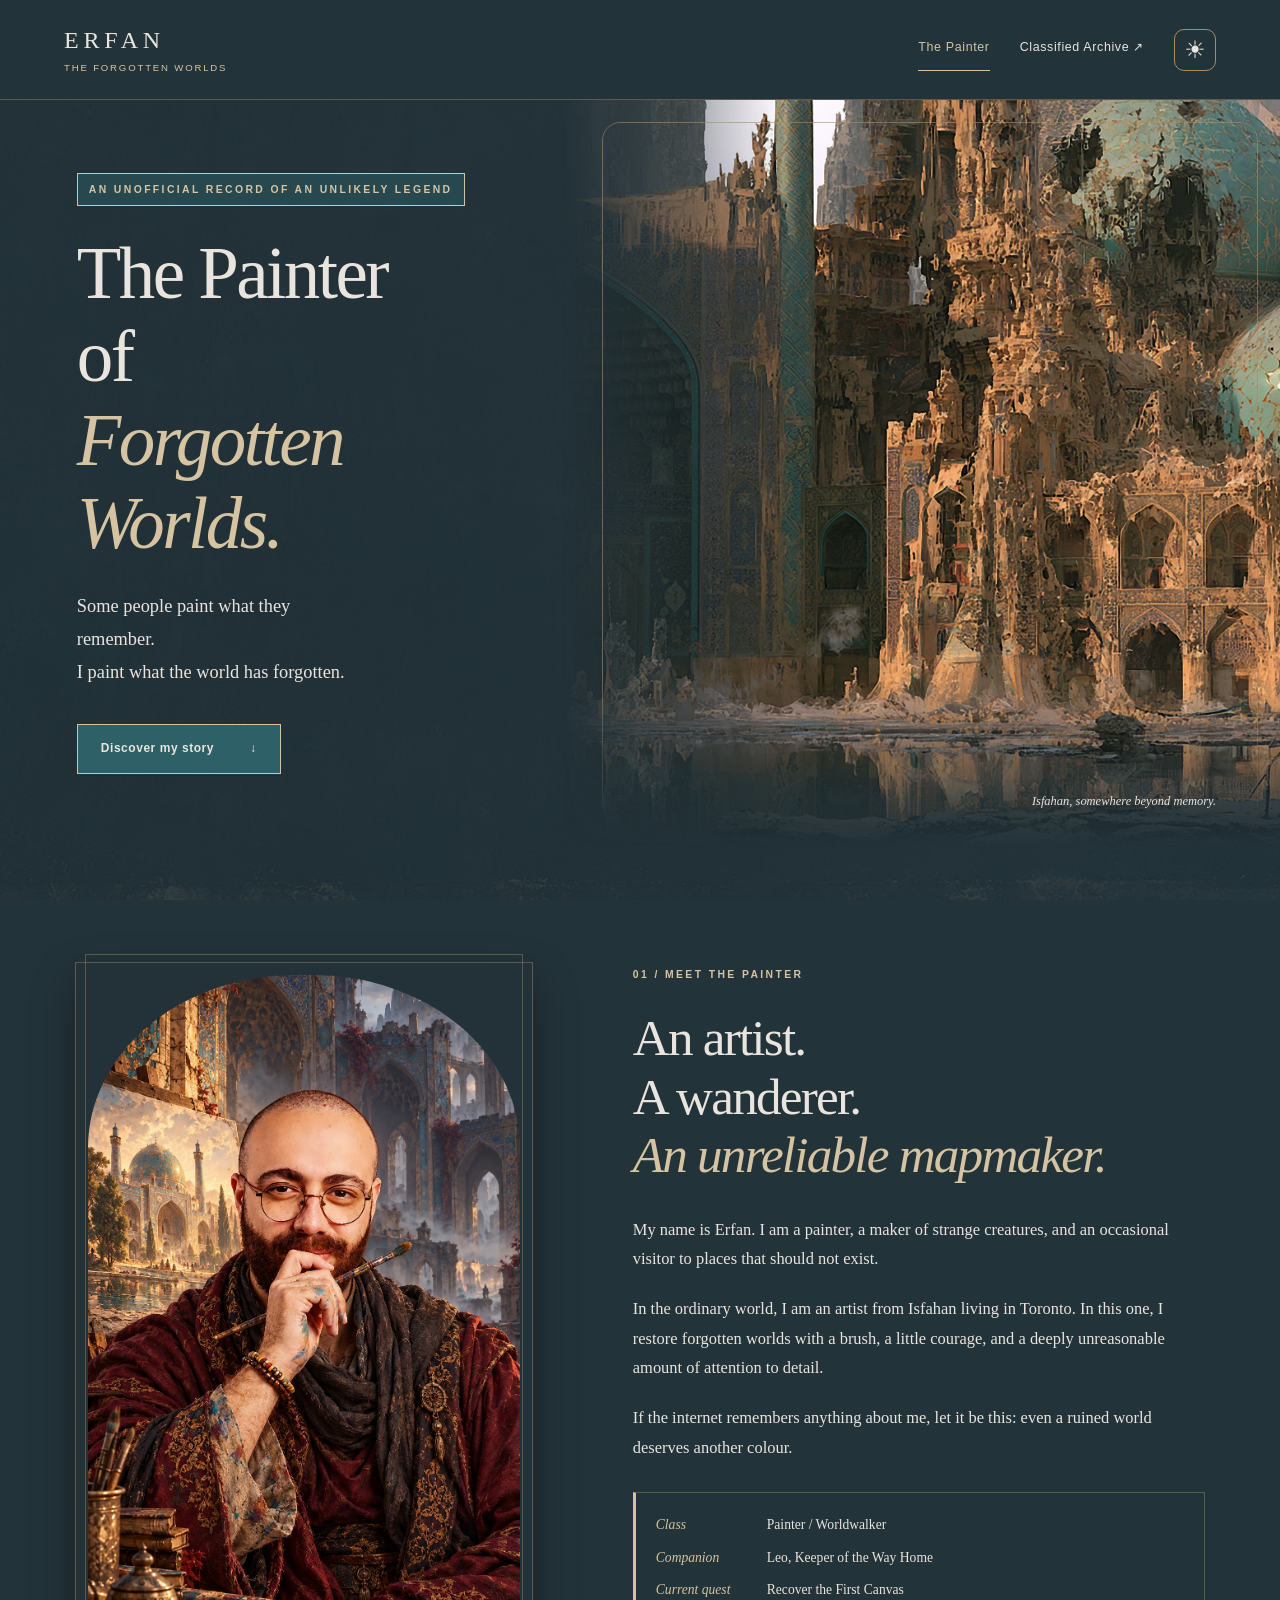
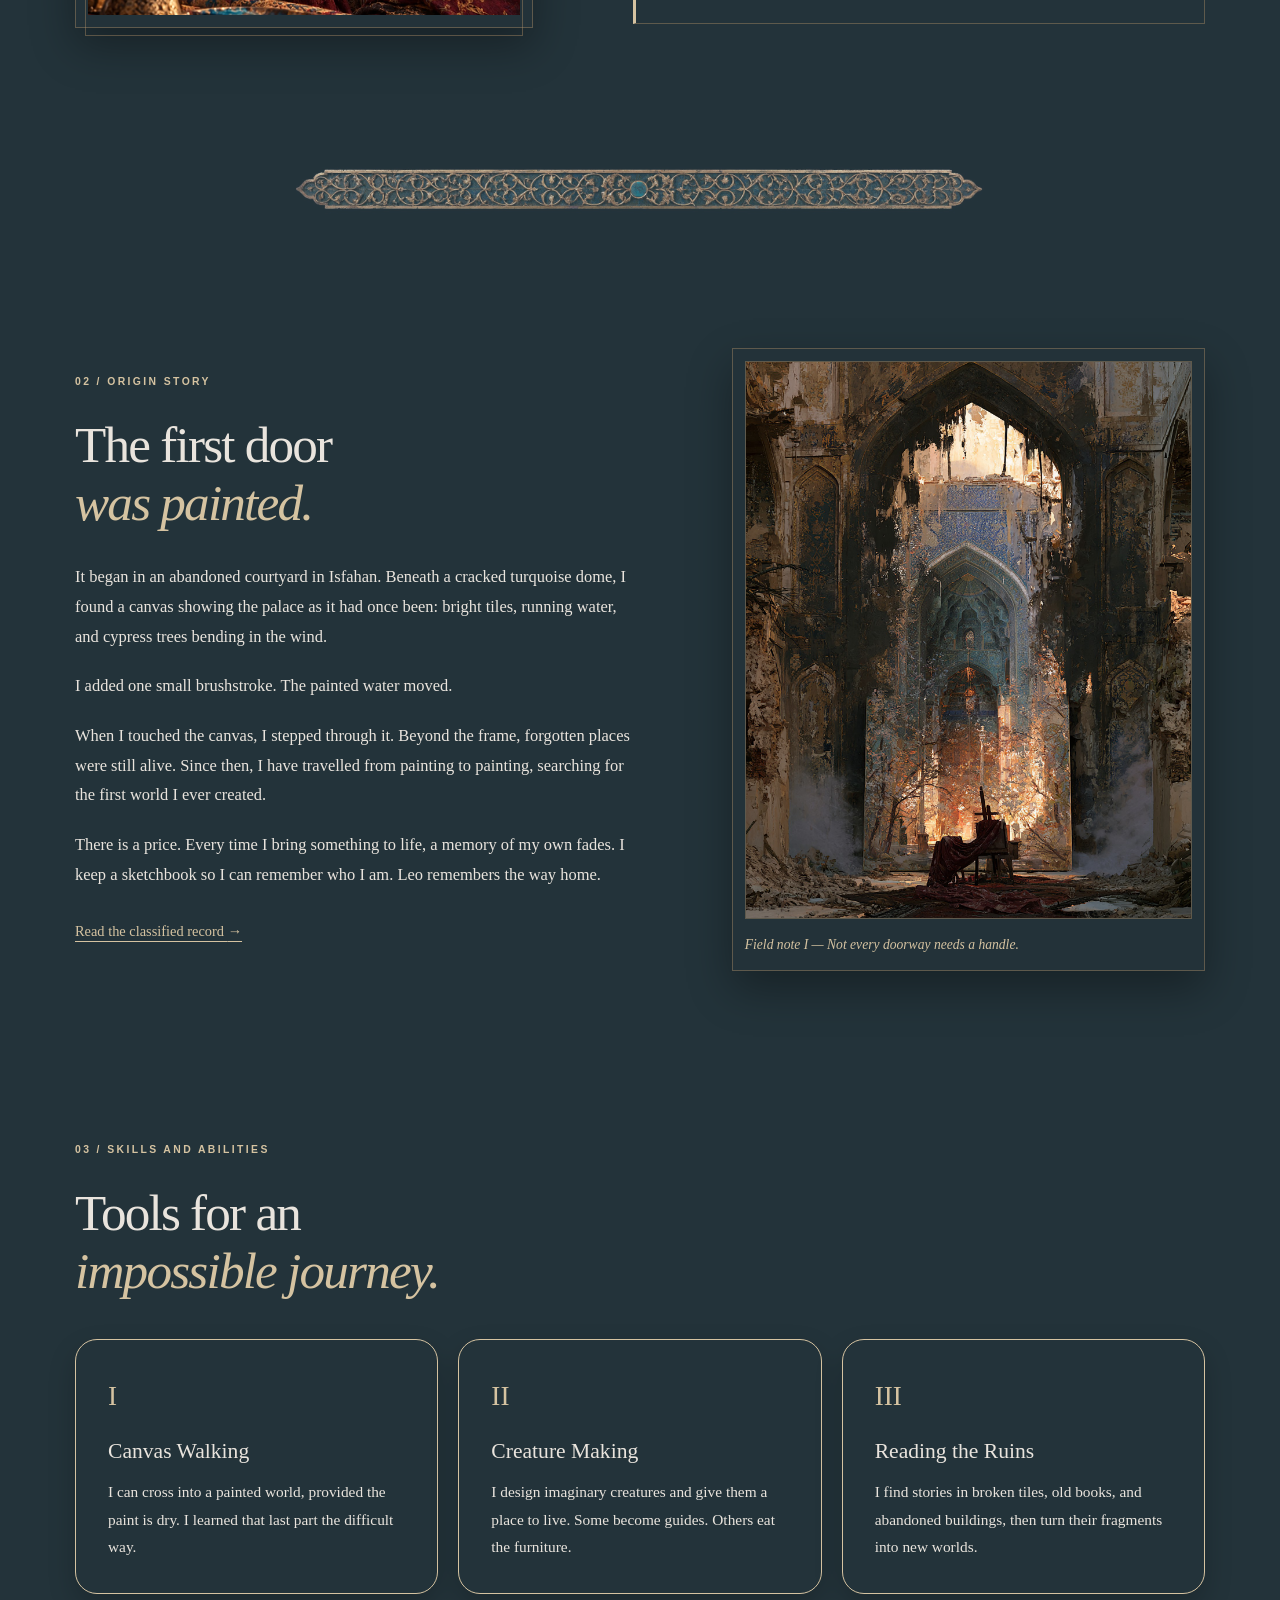
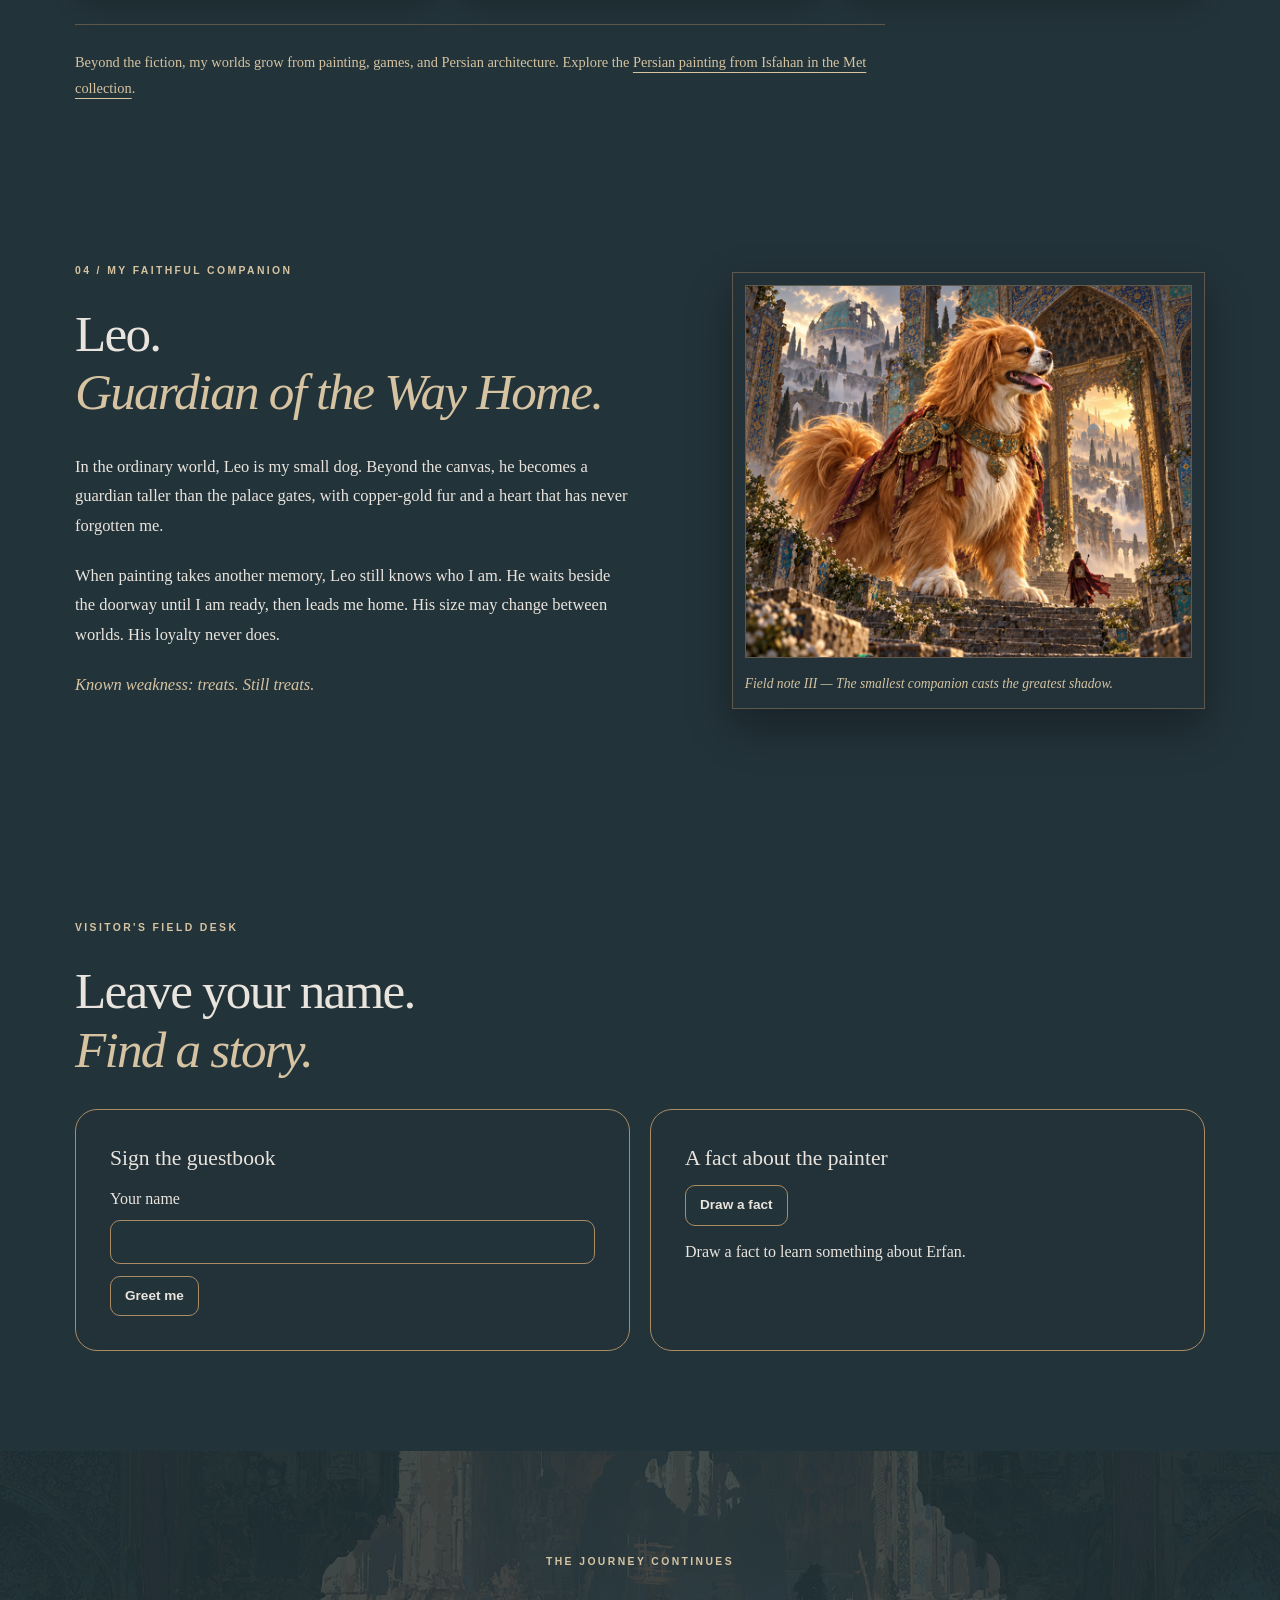
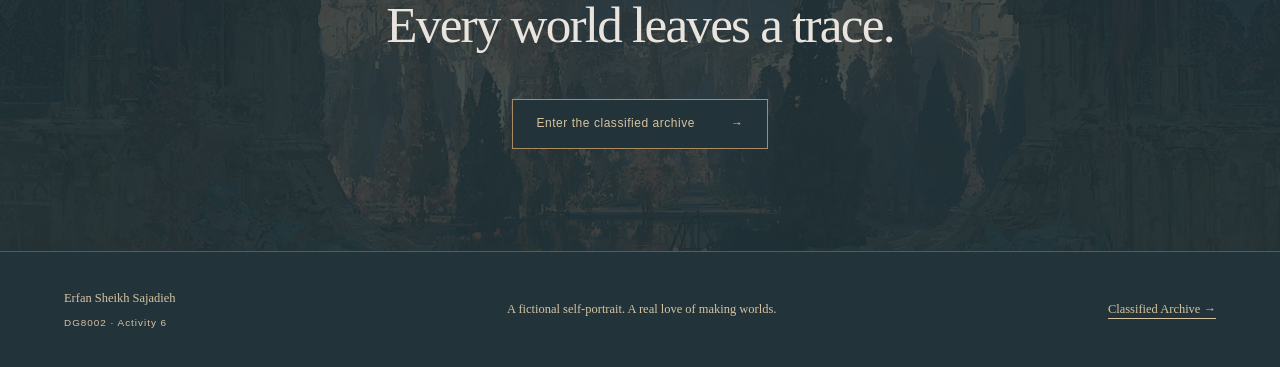
<file: index.html>
<!DOCTYPE html>
<html lang="en">
<head>
    <meta charset="UTF-8">
    <meta name="viewport" content="width=device-width, initial-scale=1.0">
    <meta name="description" content="Meet Erfan, the Painter of Forgotten Worlds: an artist whose paintings open doors into lost Persian kingdoms.">
    <title>Erfan | The Painter of Forgotten Worlds</title>
    <link rel="stylesheet" href="style.css?v=theme-icons">
    <script src="script.js?v=theme-icons" defer></script>
</head>
<body>
    <a class="skip-link" href="#main">Skip to content</a>
    <header class="site-header">
        <a class="brand" href="index.html">ERFAN <span>The Forgotten Worlds</span></a>
        <nav aria-label="Main navigation">
            <a href="index.html" aria-current="page">The Painter</a>
            <a href="classified.html">Classified Archive <span aria-hidden="true">↗</span></a>
            <button class="theme-toggle" id="theme-toggle" type="button" aria-label="Switch to light mode" hidden>
                <span class="theme-sun" aria-hidden="true">☀︎</span>
                <span class="theme-moon" aria-hidden="true">☾</span>
            </button>
        </nav>
    </header>

    <main id="main">
        <!-- The hero introduces the character and links to the next page. -->
        <section class="hero" aria-labelledby="hero-title">
            <img class="hero-image" src="images/kingdom.jpg" width="1920" height="1075" alt="A lone painter overlooks a reflecting pool among ruined Persian palaces and turquoise domes." fetchpriority="high">
            <div class="hero-content">
                <p class="eyebrow">An unofficial record of an unlikely legend</p>
                <h1 id="hero-title">The Painter of<br><em>Forgotten Worlds.</em></h1>
                <p>Some people paint what they remember.<br>I paint what the world has forgotten.</p>
                <a class="button" href="#origin">Discover my story <span aria-hidden="true">↓</span></a>
            </div>
            <p class="hero-caption">Isfahan, somewhere beyond memory.</p>
        </section>

        <section class="section introduction" aria-labelledby="intro-title">
            <div class="portrait-frame">
                <img src="images/portrait.jpg" width="1049" height="1920" alt="Erfan, a bearded painter wearing round glasses and a burgundy embroidered robe, holding a brush in a ruined Persian palace." loading="lazy">
            </div>
            <div class="intro-copy">
                <p class="eyebrow">01 / Meet the painter</p>
                <h2 id="intro-title">An artist.<br>A wanderer.<br><em>An unreliable mapmaker.</em></h2>
                <p>My name is Erfan. I am a painter, a maker of strange creatures, and an occasional visitor to places that should not exist.</p>
                <p>In the ordinary world, I am an artist from Isfahan living in Toronto. In this one, I restore forgotten worlds with a brush, a little courage, and a deeply unreasonable amount of attention to detail.</p>
                <p>If the internet remembers anything about me, let it be this: even a ruined world deserves another colour.</p>
                <!-- A div groups related character details, as required by Activity 6. -->
                <div class="character-details">
                    <p><span>Class</span> Painter / Worldwalker</p>
                    <p><span>Companion</span> Leo, Keeper of the Way Home</p>
                    <p><span>Current quest</span> Recover the First Canvas</p>
                </div>
            </div>
        </section>

        <div class="ornament">
            <img src="images/ornament.jpg" width="1920" height="274" alt="" loading="lazy">
        </div>

        <section id="origin" class="section origin" aria-labelledby="origin-title">
            <div>
                <p class="eyebrow">02 / Origin story</p>
                <h2 id="origin-title">The first door<br><em>was painted.</em></h2>
                <p>It began in an abandoned courtyard in Isfahan. Beneath a cracked turquoise dome, I found a canvas showing the palace as it had once been: bright tiles, running water, and cypress trees bending in the wind.</p>
                <p>I added one small brushstroke. The painted water moved.</p>
                <p>When I touched the canvas, I stepped through it. Beyond the frame, forgotten places were still alive. Since then, I have travelled from painting to painting, searching for the first world I ever created.</p>
                <p>There is a price. Every time I bring something to life, a memory of my own fades. I keep a sketchbook so I can remember who I am. Leo remembers the way home.</p>
                <a class="text-link" href="classified.html">Read the classified record <span aria-hidden="true">→</span></a>
            </div>
            <figure>
                <img src="images/origin.jpg" width="1536" height="1920" alt="A painter works at an easel beneath towering ruined Persian arches filled with warm light." loading="lazy">
                <figcaption>Field note I — Not every doorway needs a handle.</figcaption>
            </figure>
        </section>

        <section class="section abilities" aria-labelledby="abilities-title">
            <p class="eyebrow">03 / Skills and abilities</p>
            <h2 id="abilities-title">Tools for an<br><em>impossible journey.</em></h2>
            <ul class="ability-list">
                <li><span class="number" aria-hidden="true">I</span><h3>Canvas Walking</h3><p>I can cross into a painted world, provided the paint is dry. I learned that last part the difficult way.</p></li>
                <li><span class="number" aria-hidden="true">II</span><h3>Creature Making</h3><p>I design imaginary creatures and give them a place to live. Some become guides. Others eat the furniture.</p></li>
                <li><span class="number" aria-hidden="true">III</span><h3>Reading the Ruins</h3><p>I find stories in broken tiles, old books, and abandoned buildings, then turn their fragments into new worlds.</p></li>
            </ul>
            <p class="inspiration">Beyond the fiction, my worlds grow from painting, games, and Persian architecture. Explore the <a href="https://www.metmuseum.org/art/collection/search/451023">Persian painting from Isfahan in the Met collection</a>.</p>
        </section>

        <section id="leo" class="section origin companion" aria-labelledby="leo-title">
            <div>
                <p class="eyebrow">04 / My faithful companion</p>
                <h2 id="leo-title">Leo.<br><em>Guardian of the Way Home.</em></h2>
                <p>In the ordinary world, Leo is my small dog. Beyond the canvas, he becomes a guardian taller than the palace gates, with copper-gold fur and a heart that has never forgotten me.</p>
                <p>When painting takes another memory, Leo still knows who I am. He waits beside the doorway until I am ready, then leads me home. His size may change between worlds. His loyalty never does.</p>
                <p class="companion-note">Known weakness: treats. Still treats.</p>
            </div>
            <figure>
                <img src="images/leo.jpg" width="1920" height="1600" alt="Leo, a gigantic copper-gold dog with long ears, ornate gold and turquoise armour, and a burgundy mantle, guards a glowing portal beside a tiny painter in a ruined Persian palace." loading="lazy">
                <figcaption>Field note III — The smallest companion casts the greatest shadow.</figcaption>
            </figure>
        </section>

        <section class="section visitor-tools" id="visitor-tools" aria-labelledby="visitor-title" hidden>
            <p class="eyebrow">Visitor's field desk</p>
            <h2 id="visitor-title">Leave your name.<br><em>Find a story.</em></h2>
            <div class="visitor-panels">
                <article class="visitor-panel">
                    <h3>Sign the guestbook</h3>
                    <form id="greeting-form" novalidate>
                        <label for="visitor-name">Your name</label>
                        <input id="visitor-name" name="name" type="text" autocomplete="given-name" maxlength="60" required>
                        <button class="visitor-button" type="submit">Greet me</button>
                    </form>
                    <p id="greeting-result" class="visitor-result" role="status"></p>
                </article>
                <article class="visitor-panel">
                    <h3>A fact about the painter</h3>
                    <button class="visitor-button" id="fact-button" type="button">Draw a fact</button>
                    <p id="fact-result" class="visitor-result" role="status">Draw a fact to learn something about Erfan.</p>
                </article>
            </div>
        </section>

        <section class="closing" aria-labelledby="closing-title">
            <img src="images/garden.jpg" width="1920" height="822" alt="Cypress trees and a still pool wait beyond the broken arches of a forgotten Persian garden." loading="lazy">
            <div>
                <p class="eyebrow">The journey continues</p>
                <h2 id="closing-title">Every world leaves a trace.</h2>
                <a class="button" href="classified.html">Enter the classified archive <span aria-hidden="true">→</span></a>
            </div>
        </section>
    </main>

    <footer class="site-footer">
        <p>Erfan Sheikh Sajadieh <span>DG8002 · Activity 6</span></p>
        <p>A fictional self-portrait. A real love of making worlds.</p>
        <a href="classified.html">Classified Archive →</a>
    </footer>
</body>
</html>
</file>
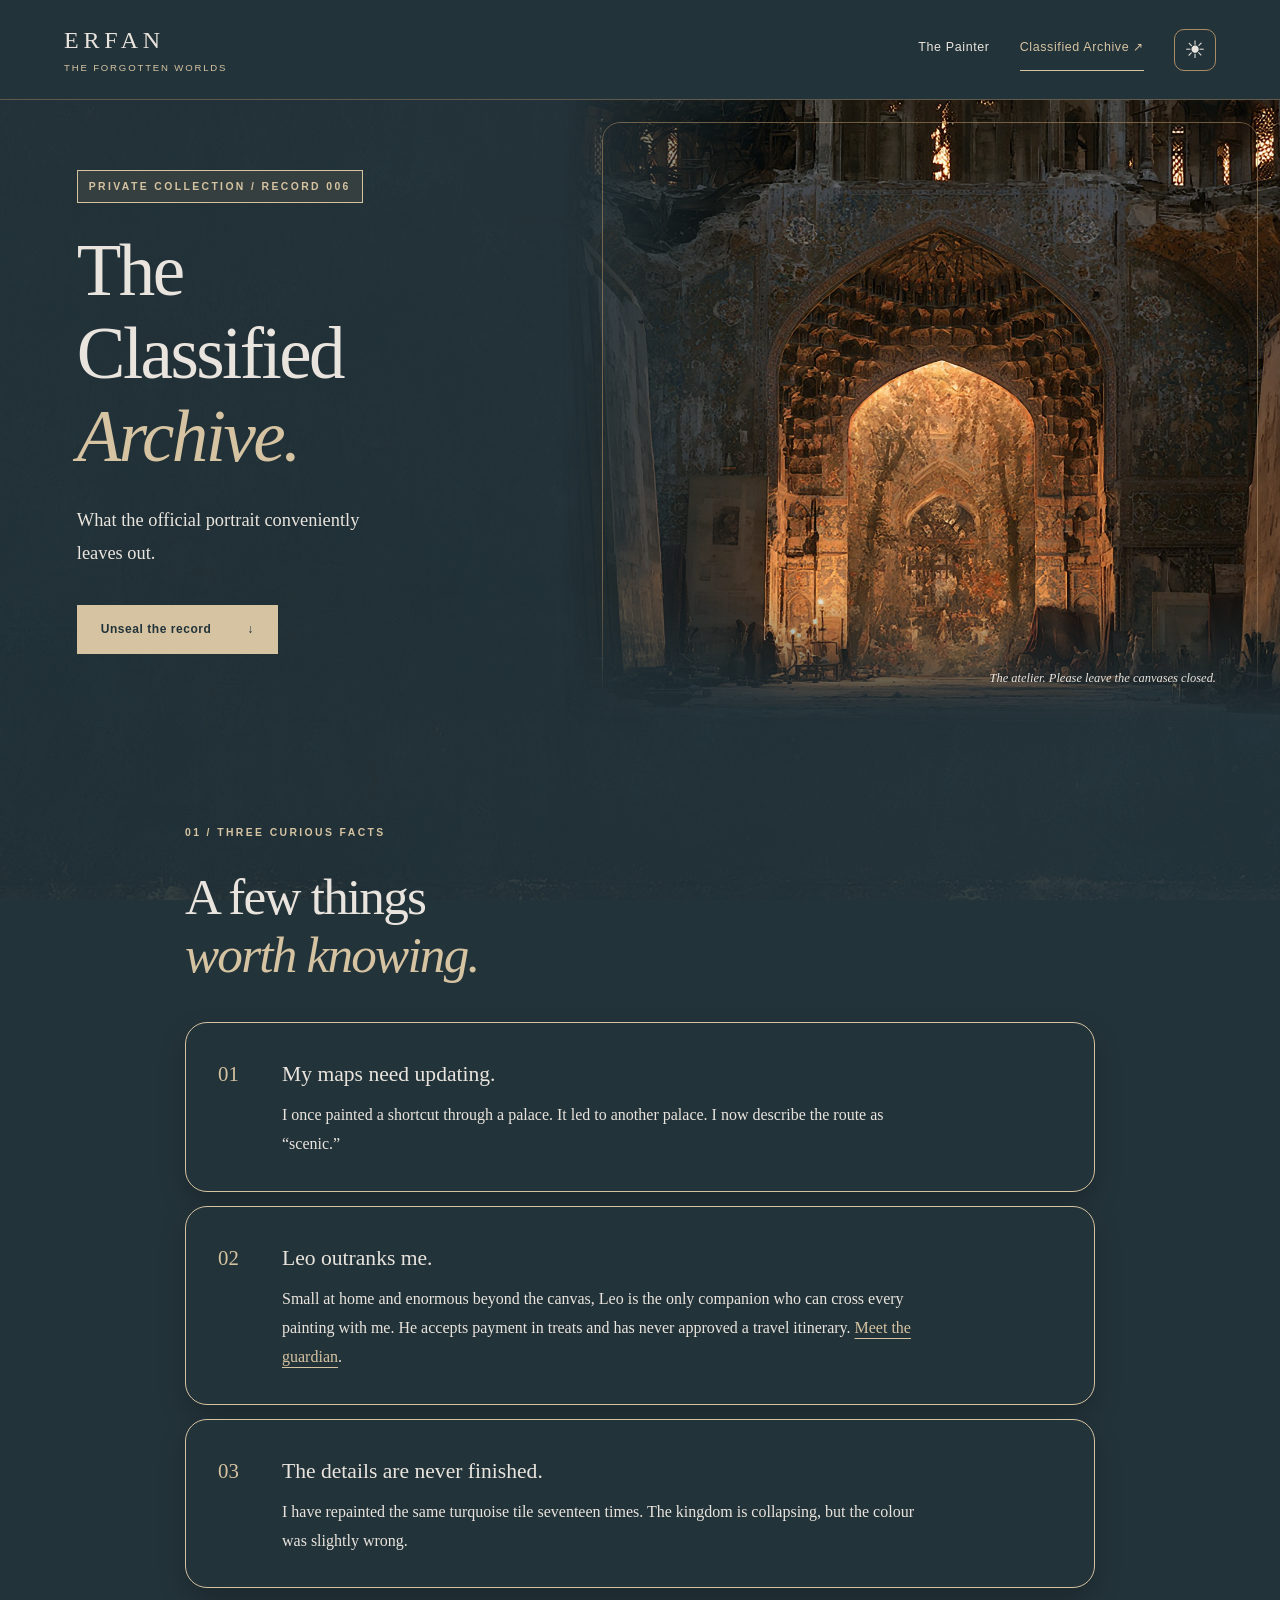
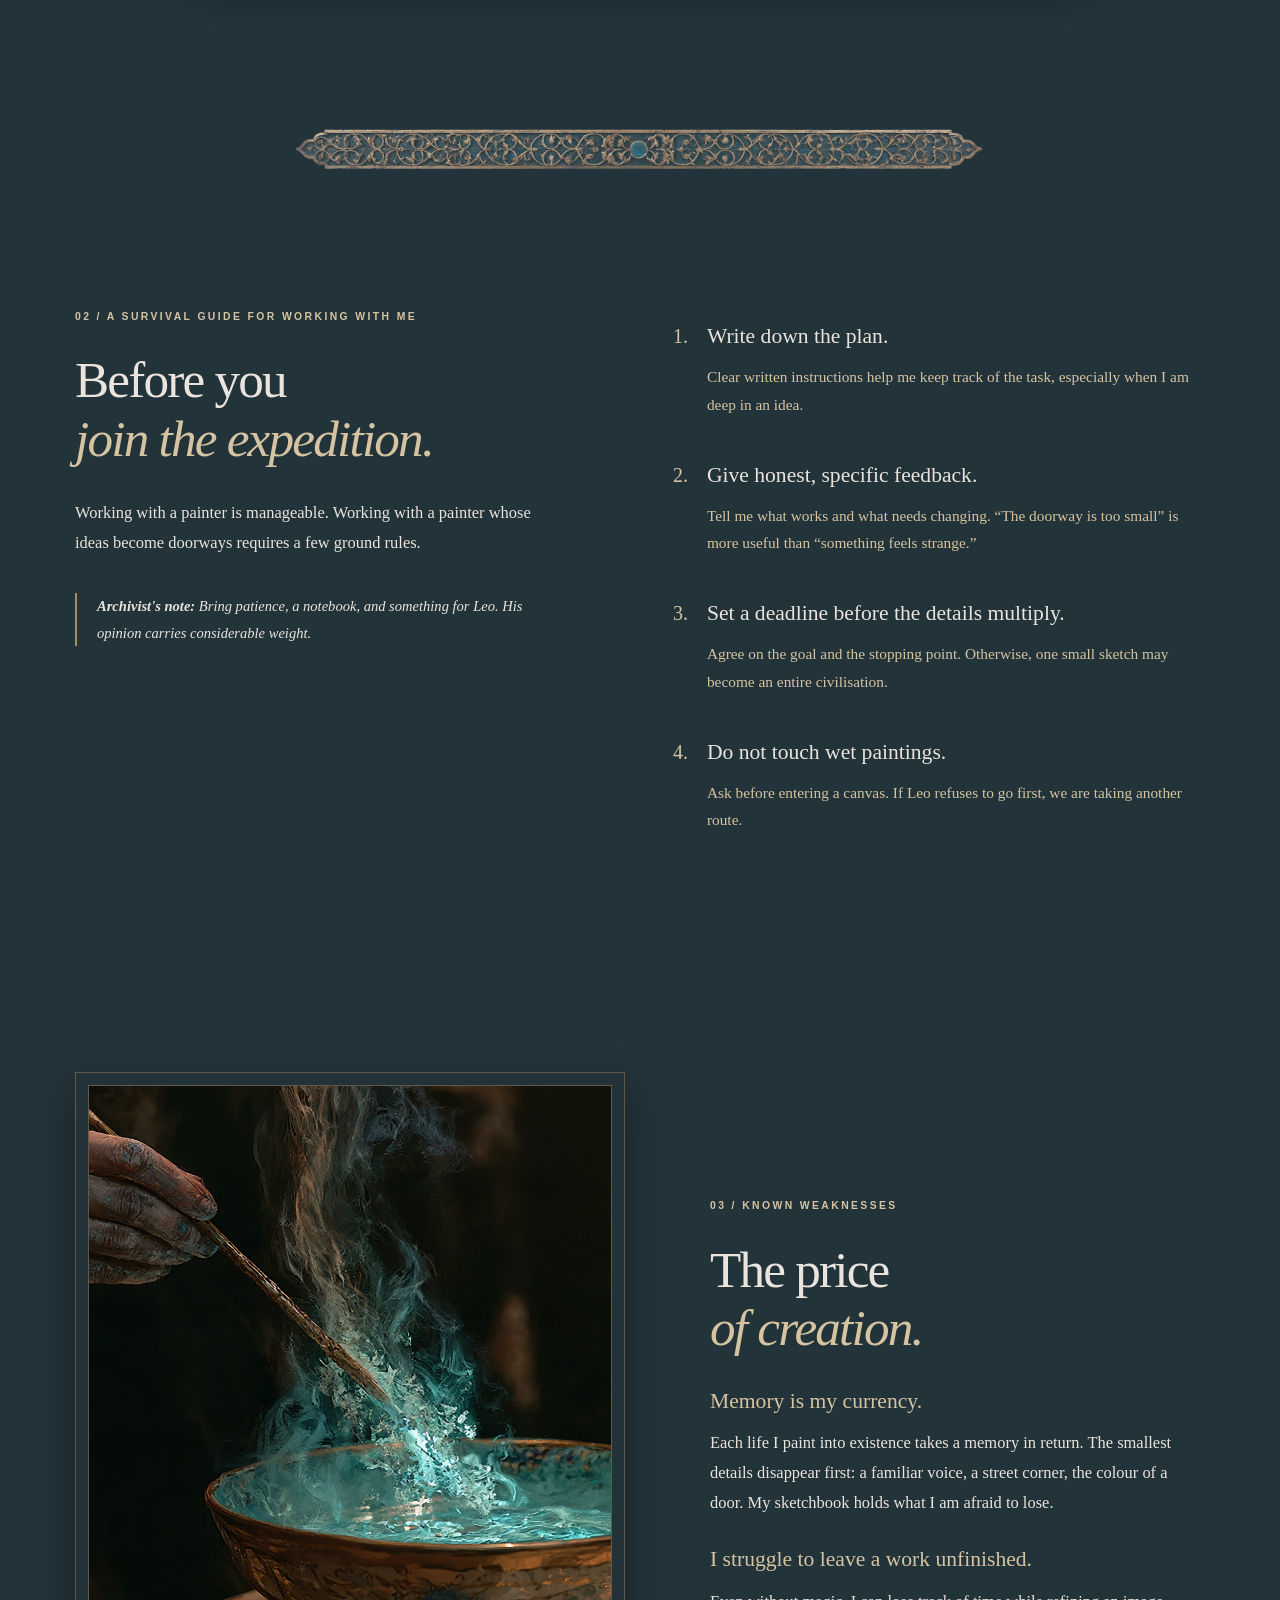
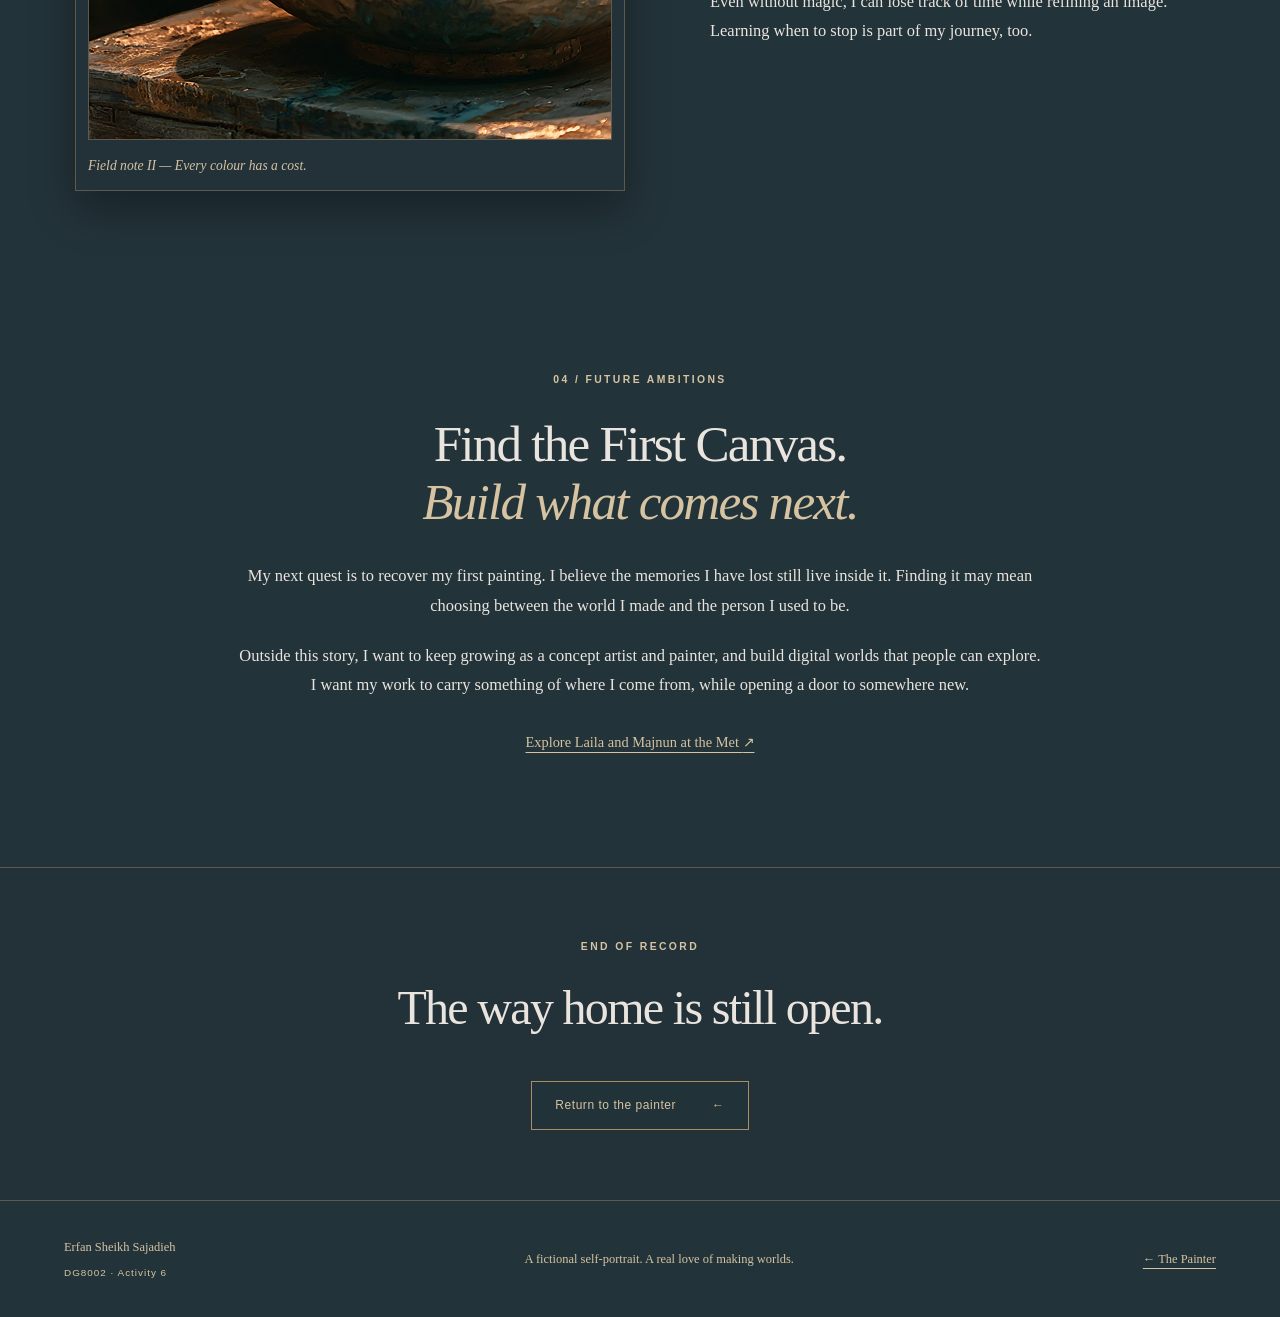
<file: classified.html>
<!DOCTYPE html>
<html lang="en">
<head>
    <meta charset="UTF-8">
    <meta name="viewport" content="width=device-width, initial-scale=1.0">
    <meta name="description" content="The classified record of Erfan: peculiar facts, a survival guide, the price of his powers, and his next impossible ambition.">
    <title>Classified Archive | Erfan</title>
    <link rel="stylesheet" href="style.css?v=theme-icons">
    <script src="script.js?v=theme-icons" defer></script>
</head>
<body>
    <a class="skip-link" href="#main">Skip to content</a>
    <header class="site-header">
        <a class="brand" href="index.html">ERFAN <span>The Forgotten Worlds</span></a>
        <nav aria-label="Main navigation">
            <a href="index.html">The Painter</a>
            <a href="classified.html" aria-current="page">Classified Archive <span aria-hidden="true">↗</span></a>
            <button class="theme-toggle" id="theme-toggle" type="button" aria-label="Switch to light mode" hidden>
                <span class="theme-sun" aria-hidden="true">☀︎</span>
                <span class="theme-moon" aria-hidden="true">☾</span>
            </button>
        </nav>
    </header>

    <main id="main">
        <section class="hero archive-hero" aria-labelledby="archive-title">
            <img class="hero-image" src="images/atelier.jpg" width="1920" height="1075" alt="An abandoned painter's atelier inside a vast Persian palace, its carved central arch glowing amber." fetchpriority="high">
            <div class="hero-content">
                <p class="eyebrow">Private collection / Record 006</p>
                <h1 id="archive-title">The Classified<br><em>Archive.</em></h1>
                <p>What the official portrait conveniently leaves out.</p>
                <a class="button" href="#facts">Unseal the record <span aria-hidden="true">↓</span></a>
            </div>
            <p class="hero-caption">The atelier. Please leave the canvases closed.</p>
        </section>

        <section id="facts" class="section facts" aria-labelledby="facts-title">
            <p class="eyebrow">01 / Three curious facts</p>
            <h2 id="facts-title">A few things<br><em>worth knowing.</em></h2>
            <ul class="fact-list">
                <li><span class="number" aria-hidden="true">01</span><div><h3>My maps need updating.</h3><p>I once painted a shortcut through a palace. It led to another palace. I now describe the route as “scenic.”</p></div></li>
                <li><span class="number" aria-hidden="true">02</span><div><h3>Leo outranks me.</h3><p>Small at home and enormous beyond the canvas, Leo is the only companion who can cross every painting with me. He accepts payment in treats and has never approved a travel itinerary. <a href="index.html#leo">Meet the guardian</a>.</p></div></li>
                <li><span class="number" aria-hidden="true">03</span><div><h3>The details are never finished.</h3><p>I have repainted the same turquoise tile seventeen times. The kingdom is collapsing, but the colour was slightly wrong.</p></div></li>
            </ul>
        </section>

        <div class="ornament">
            <img src="images/ornament.jpg" width="1920" height="274" alt="" loading="lazy">
        </div>

        <section class="section survival" aria-labelledby="survival-title">
            <div>
                <p class="eyebrow">02 / A survival guide for working with me</p>
                <h2 id="survival-title">Before you<br><em>join the expedition.</em></h2>
                <p>Working with a painter is manageable. Working with a painter whose ideas become doorways requires a few ground rules.</p>
                <div class="archive-note"><p><strong>Archivist's note:</strong> Bring patience, a notebook, and something for Leo. His opinion carries considerable weight.</p></div>
            </div>
            <ol class="survival-list">
                <li><h3>Write down the plan.</h3><p>Clear written instructions help me keep track of the task, especially when I am deep in an idea.</p></li>
                <li><h3>Give honest, specific feedback.</h3><p>Tell me what works and what needs changing. “The doorway is too small” is more useful than “something feels strange.”</p></li>
                <li><h3>Set a deadline before the details multiply.</h3><p>Agree on the goal and the stopping point. Otherwise, one small sketch may become an entire civilisation.</p></li>
                <li><h3>Do not touch wet paintings.</h3><p>Ask before entering a canvas. If Leo refuses to go first, we are taking another route.</p></li>
            </ol>
        </section>

        <section class="section weakness" aria-labelledby="weakness-title">
            <figure>
                <img src="images/pigment.jpg" width="1920" height="1280" alt="A paint-stained hand stirs glowing turquoise pigment in a weathered bowl, with pale wisps rising from the brush." loading="lazy">
                <figcaption>Field note II — Every colour has a cost.</figcaption>
            </figure>
            <div>
                <p class="eyebrow">03 / Known weaknesses</p>
                <h2 id="weakness-title">The price<br><em>of creation.</em></h2>
                <h3>Memory is my currency.</h3>
                <p>Each life I paint into existence takes a memory in return. The smallest details disappear first: a familiar voice, a street corner, the colour of a door. My sketchbook holds what I am afraid to lose.</p>
                <h3>I struggle to leave a work unfinished.</h3>
                <p>Even without magic, I can lose track of time while refining an image. Learning when to stop is part of my journey, too.</p>
            </div>
        </section>

        <section class="section ambition" aria-labelledby="ambition-title">
            <p class="eyebrow">04 / Future ambitions</p>
            <h2 id="ambition-title">Find the First Canvas.<br><em>Build what comes next.</em></h2>
            <p>My next quest is to recover my first painting. I believe the memories I have lost still live inside it. Finding it may mean choosing between the world I made and the person I used to be.</p>
            <p>Outside this story, I want to keep growing as a concept artist and painter, and build digital worlds that people can explore. I want my work to carry something of where I come from, while opening a door to somewhere new.</p>
            <a class="text-link" href="https://www.metmuseum.org/art/collection/search/453283">Explore Laila and Majnun at the Met <span aria-hidden="true">↗</span></a>
        </section>

        <section class="return-banner" aria-labelledby="return-title">
            <p class="eyebrow">End of record</p>
            <h2 id="return-title">The way home is still open.</h2>
            <a class="button" href="index.html">Return to the painter <span aria-hidden="true">←</span></a>
        </section>
    </main>

    <footer class="site-footer">
        <p>Erfan Sheikh Sajadieh <span>DG8002 · Activity 6</span></p>
        <p>A fictional self-portrait. A real love of making worlds.</p>
        <a href="index.html">← The Painter</a>
    </footer>
</body>
</html>
</file>
<file: style.css>
/* DG8002 Activities 6, 7, and 8 — Erfan Sheikh Sajadieh.
   Shared styles for The Painter and Classified Archive. */
:root {
    --ink: #23333A;
    --paper: #E9E4DD;
    --muted: var(--gold);
    --gold: #D5C3A1;
    --bronze: #AA8C64;
    --line: #AA8C6470;
    --teal: #37848C;
    --panel: #23333AEA;
}
* { box-sizing: border-box; }
html { scroll-behavior: smooth; scroll-padding-top: 35px; }
body { margin: 0; color: var(--paper); background: var(--ink) url('images/background.jpg') center / cover fixed no-repeat; font-family: Georgia, 'Times New Roman', serif; line-height: 1.8; }
body::before { content: ''; position: fixed; inset: 0; background: #23333AE8; pointer-events: none; z-index: -1; }
a { color: var(--gold); text-underline-offset: 5px; }
a:hover { color: var(--paper); }
a:focus-visible { outline: 3px solid var(--gold); outline-offset: 6px; }
img { display: block; max-width: 100%; height: auto; }
figure { margin: 0; }
figcaption { color: var(--muted); font-style: italic; font-size: .85rem; margin-top: 14px; }
h1, h2, h3, p { margin-top: 0; }
h1, h2 { font-weight: 400; line-height: 1.14; letter-spacing: -.035em; }
h1 { font-size: clamp(3.1rem, 6.5vw, 6.8rem); margin-bottom: 25px; }
h2 { font-size: clamp(2.4rem, 4vw, 4.2rem); margin-bottom: 30px; }
h3 { font-weight: 400; font-size: 1.35rem; line-height: 1.35; margin-bottom: 12px; }
em { color: var(--gold); font-weight: 400; }
p { margin-bottom: 20px; }
.skip-link { position: absolute; top: -90px; left: 20px; z-index: 5; background: var(--ink); padding: 12px 20px; }
.skip-link:focus { top: 12px; }
.site-header { min-height: 100px; padding: 24px 5%; display: flex; align-items: center; justify-content: space-between; gap: 25px; background: var(--ink); border-bottom: 1px solid var(--line); }
.brand { font-size: 1.5rem; line-height: 1.2; letter-spacing: .2em; text-decoration: none; color: var(--paper); }
.brand span { display: block; font-family: Arial, sans-serif; font-size: .6rem; letter-spacing: .19em; color: var(--gold); margin-top: 7px; text-transform: uppercase; }
nav { display: flex; flex-wrap: wrap; gap: 30px; font-family: Arial, sans-serif; font-size: .78rem; letter-spacing: .05em; }
nav a { color: var(--paper); text-decoration: none; padding-block: 7px; }
nav a[aria-current] { color: var(--gold); border-bottom: 1px solid var(--gold); }
.hero { --hero-accent: var(--gold); --hero-surface: color-mix(in srgb, var(--ink) 74%, var(--teal)); position: relative; min-height: clamp(670px, 83vh, 780px); display: flex; align-items: center; isolation: isolate; }
.hero::before {
    content: '';
    position: absolute;
    inset: 18px;
    border: 1px solid #AA8C6499;
    border-radius: 18px;
    pointer-events: none;
}
.hero-image { position: absolute; inset: 0; width: 100%; height: 100%; object-fit: cover; z-index: -3; }
.hero::after { content: ''; position: absolute; inset: 0; z-index: -2; background: linear-gradient(90deg, #23333AF5 0%, #23333AB8 38%, #23333A19 83%), linear-gradient(0deg, var(--ink) 0%, transparent 28%); }
.hero-image, .hero::after, .hero::before {
    mask-image: linear-gradient(to bottom, #000 78%, transparent 100%);
}
.hero-content { position: relative; width: 100%; max-width: 1440px; margin: auto; padding: 70px 6%; }
.hero h1 { text-wrap: balance; }
.hero h1 em { color: var(--hero-accent); }
.hero .eyebrow {
    display: inline-block;
    padding: 7px 11px;
    border: 1px solid var(--hero-accent);
    color: var(--hero-accent);
    background: var(--hero-surface);
}
.hero .button {
    border-color: var(--hero-accent);
    background: var(--hero-accent);
    color: var(--ink);
    font-weight: 700;
}
.hero:not(.archive-hero) .button {
    background: color-mix(in srgb, var(--teal) 55%, var(--ink));
    border-color: var(--gold);
    color: var(--paper);
}
.hero:not(.archive-hero) .button:hover {
    background: var(--gold);
    color: var(--ink);
}
.hero .button:hover { background: var(--hero-surface); color: var(--hero-accent); }
.hero-content > p:not(.eyebrow) { color: var(--paper); font-size: 1.15rem; max-width: 480px; }
.eyebrow { color: var(--gold); font-family: Arial, sans-serif; font-size: .65rem; font-weight: 600; letter-spacing: .23em; line-height: 1.65; text-transform: uppercase; margin-bottom: 26px; }
.button { display: inline-flex; align-items: center; justify-content: space-between; gap: 36px; padding: 13px 23px; border: 1px solid var(--bronze); text-decoration: none; font-family: Arial, sans-serif; font-size: .75rem; letter-spacing: .045em; background: #23333AF2; margin-top: 15px; }
.button:hover { background: var(--gold); color: var(--ink); }
.hero-caption { position: absolute; bottom: 34px; right: 5%; margin: 0; color: var(--paper); font-size: .78rem; font-style: italic; }
.section { max-width: 1220px; margin: 0 auto; padding: 100px 45px; }
.introduction { display: grid; grid-template-columns: .8fr 1fr; gap: 100px; align-items: center; padding-top: 115px; }
.portrait-frame, .origin figure, .weakness figure {
    padding: 12px;
    border: 1px solid var(--line);
    background: var(--panel);
    box-shadow: 0 18px 42px #0005;
}
.portrait-frame { position: relative; }
.portrait-frame::before { content: ''; position: absolute; inset: -9px 9px; border: 1px solid var(--line); pointer-events: none; }
.portrait-frame img { border-radius: 48% 48% 0 0 / 27% 27% 0 0; width: 100%; max-height: 640px; object-fit: cover; object-position: center 35%; }
.intro-copy > p:not(.eyebrow), .origin p:not(.eyebrow), .survival p:not(.eyebrow), .weakness p:not(.eyebrow), .ambition > p:not(.eyebrow) { color: var(--paper); font-size: 1.03rem; }
.character-details {
    margin-top: 30px;
    padding: 20px;
    border: 1px solid var(--line);
    border-left: 3px solid var(--gold);
    background: var(--ink);
}
.character-details p:last-child { margin-bottom: 0; }
.character-details p { display: flex; gap: 15px; font-size: .85rem; margin-bottom: 8px; }
.character-details span { min-width: 96px; color: var(--gold); font-style: italic; }
.ornament { width: min(700px, 76%); margin: 10px auto; opacity: .8; mix-blend-mode: screen; }
.ornament img { width: 100%; }
/* Leave breathing room above the origin story when following its link. */
#origin { scroll-margin-top: 1rem; }
.origin { display: grid; grid-template-columns: 1fr .85fr; gap: 100px; align-items: center; }
.origin figure img { width: 100%; max-height: 610px; object-fit: cover; border: 1px solid var(--line); }
.text-link { display: inline-block; margin-top: 10px; font-size: .9rem; }
.abilities { padding-top: 70px; }
.ability-list {
    list-style: none;
    display: flex;
    flex-wrap: wrap;
    gap: 20px;
    padding: 0;
    margin: 38px 0 0;
}
.ability-list li, .fact-list li {
    padding: clamp(18px, 3vw, 32px);
    border: 1px solid var(--gold);
    border-radius: 22px;
    background: var(--ink);
    color: var(--paper);
    box-shadow: 0 12px 28px #0003;
}
.ability-list li { flex: 1 1 220px; }
.ability-list p:last-child, .fact-list p:last-child { margin-bottom: 0; }
.number { display: block; color: var(--gold); font-size: 1.7rem; margin-bottom: 16px; }
.ability-list p { font-size: .96rem; }
.inspiration { border-top: 1px solid var(--line); padding-top: 25px; margin-top: 30px; max-width: 810px; font-size: .9rem; color: var(--muted); }
.closing { position: relative; min-height: 400px; display: grid; place-items: center; text-align: center; isolation: isolate; padding: 65px 25px; }
.closing > img { position: absolute; width: 100%; height: 100%; inset: 0; object-fit: cover; z-index: -3; }
.closing::after { content: ''; position: absolute; inset: 0; background: #23333AD9; z-index: -2; }
.closing h2 { font-size: clamp(2rem, 4vw, 3.5rem); }
.site-footer { padding: 35px 5%; display: flex; justify-content: space-between; gap: 25px; align-items: center; background: var(--ink); font-size: .78rem; color: var(--muted); border-top: 1px solid var(--line); }
.site-footer p { margin: 0; }
.site-footer p span { display: block; color: var(--gold); font-family: Arial, sans-serif; font-size: .62rem; letter-spacing: .1em; margin-top: 5px; }
.site-footer > a { white-space: nowrap; }
.archive-hero { --hero-accent: var(--gold); --hero-surface: color-mix(in srgb, var(--ink) 86%, var(--bronze)); min-height: max(580px, 69vh); }
.archive-hero .hero-image { object-position: center; }
.archive-hero::after {
    background: linear-gradient(90deg, #23333AF5, #23333A65 76%),
                linear-gradient(0deg, var(--ink), transparent 35%);
}
@media (min-width: 901px) {
    .hero::before { inset: 22px 22px 22px 47%; z-index: 1; }
    .hero-image { inset: 0 0 0 auto; width: 56%; object-position: 60% center; }
    .hero-image {
        mask-image: linear-gradient(to right, transparent, #000 30%),
                    linear-gradient(to bottom, #000 78%, transparent 100%);
        mask-composite: intersect;
    }
    .hero::after { display: none; }
    .hero h1 { max-width: 9ch; font-size: clamp(3.75rem, 5.7vw, 6.8rem); }
    .archive-hero h1 { max-width: 10ch; }
    .hero-content > p:not(.eyebrow) { max-width: min(32ch, 43%); }
    .hero-caption { bottom: 35px; }
}
.facts { max-width: 1000px; }
.fact-list { list-style: none; display: grid; gap: 14px; margin: 38px 0 0; padding: 0; }
.fact-list li { display: flex; align-items: baseline; gap: 24px; }
.fact-list .number { font-size: 1.3rem; min-width: 40px; }
.fact-list p { max-width: 660px; }
.survival { display: grid; grid-template-columns: .9fr 1fr; gap: 100px; align-items: start; }
.archive-note { border-left: 2px solid var(--bronze); padding: 0 0 0 20px; margin-top: 36px; }
.archive-note p { font-size: .91rem !important; font-style: italic; }
.survival-list { margin: 10px 0 0; padding-left: 30px; }
.survival-list li { padding: 0 0 18px 14px; }
.survival-list li::marker { color: var(--gold); font-size: 1.25rem; }
.survival-list p { font-size: .96rem !important; color: var(--muted) !important; }
.weakness { display: grid; grid-template-columns: 1fr .9fr; gap: 85px; align-items: center; }
.weakness figure img { width: 100%; aspect-ratio: 4 / 5; object-fit: cover; border: 1px solid var(--line); }
.weakness h3 { color: var(--gold); margin-top: 28px; }
.ambition { max-width: 900px; text-align: center; padding-block: 80px 110px; }
.return-banner { border-top: 1px solid var(--line); padding: 70px 25px; text-align: center; background: #23333ACC; }
.return-banner h2 { font-size: clamp(2rem, 4vw, 3rem); }
@media (min-width: 1700px) { .hero-content { padding-inline: 45px; } }
@media (max-width: 900px) {
    .section { padding: 70px 30px; }
    .introduction, .origin, .survival, .weakness { gap: 45px; }
    .hero { min-height: 600px; }
    .archive-hero { min-height: 520px; }
    .ability-list { gap: 25px; }
    .site-footer { flex-wrap: wrap; }
}
@media (max-width: 620px) {
    h1 { font-size: clamp(2rem, 8.5vw, 3.1rem); }
    .site-header { flex-direction: column; align-items: flex-start; padding: 22px 24px 16px; gap: 18px; }
    nav { width: 100%; justify-content: space-between; gap: 15px; font-size: .72rem; }
    .hero { min-height: 590px; height: auto; }
    .hero-content { padding: 75px 25px 100px; }
    .hero::after { background: linear-gradient(90deg, #23333AF5, #23333A70), linear-gradient(0deg, var(--ink), transparent 45%); }
    .archive-hero::after { background: linear-gradient(90deg, #23333AF5, #23333A82), linear-gradient(0deg, var(--ink), transparent 45%); }
    .hero::before { inset: 10px; }
    .hero-caption { bottom: 24px; left: 25px; right: 25px; font-size: .7rem; }
    .section { padding: 60px 25px; }
    .introduction, .origin, .survival, .weakness { grid-template-columns: 1fr; gap: 40px; }
    .portrait-frame { max-width: 360px; margin: 0 auto; }
    .portrait-frame img { max-height: 510px; }
    .ability-list { flex-direction: column; gap: 14px; }
    .ability-list li { flex-basis: auto; }
    .number { margin-bottom: 7px; }
    .fact-list li { gap: 18px; }
    .fact-list .number { min-width: 30px; }
    .weakness figure img { aspect-ratio: 3 / 2; }
    .site-footer { display: block; padding: 30px 25px; }
    .site-footer > * { margin-bottom: 20px !important; }
    .character-details p { flex-wrap: wrap; gap: 0 15px; }
    .closing { min-height: 350px; }
}
@media (prefers-reduced-motion: reduce) { html { scroll-behavior: auto; } }

/* Leo keeps his full illustration visible at every screen width. */
.companion { padding-top: 40px; }
.companion figure img { max-height: none; height: auto; }
.companion-note { color: var(--gold) !important; font-style: italic; }

/* Reveal sections gently as they enter the viewport on supported browsers. */
@media (prefers-reduced-motion: no-preference) {
    @supports (animation-timeline: view()) and (animation-range: entry 0% entry 75%) {
        .section {
            animation: section-reveal linear both;
            animation-timeline: view();
            animation-range: entry 0% entry 75%;
        }

        @keyframes section-reveal {
            from { opacity: .78; transform: translateY(16px); }
            to { opacity: 1; transform: translateY(0); }
        }
    }
}

/* Activity 8 controls and visitor interactions */
.theme-toggle, .visitor-button, .visitor-panel input {
    border: 1px solid var(--bronze);
    border-radius: 10px;
    background: var(--ink);
    color: var(--paper);
    padding: 10px 14px;
    font: 600 .85rem/1.35 Arial, sans-serif;
}
.theme-toggle, .visitor-button { cursor: pointer; }
.theme-toggle {
    width: 42px;
    height: 42px;
    padding: 0;
    font: 1.5rem/1 system-ui, sans-serif;
}
.theme-moon, .light-theme .theme-sun { display: none; }
.light-theme .theme-moon { display: inline; }
.theme-toggle:hover, .visitor-button:hover {
    background: var(--gold);
    color: var(--ink);
}
.theme-toggle:focus-visible, .visitor-panel :focus-visible {
    outline: 3px solid var(--gold);
    outline-offset: 3px;
}
.visitor-panels { display: flex; flex-wrap: wrap; gap: 20px; }
.visitor-panel {
    flex: 1 1 240px;
    min-width: 0;
    padding: clamp(18px, 4vw, 34px);
    border: 1px solid var(--bronze);
    border-radius: 22px;
    background: var(--panel);
}
.visitor-panel label { display: block; margin-bottom: 6px; }
.visitor-panel input {
    display: block;
    width: 100%;
    margin-bottom: 12px;
    font-size: 1rem;
}
.visitor-panel input[aria-invalid="true"] { border: 2px solid currentColor; }
.visitor-result { margin: 12px 0 0; overflow-wrap: anywhere; }
.visitor-result:empty { margin: 0; }

/* The light theme uses a parchment surface and dark teal accents. */
body.light-theme {
    --ink: #F6F1E7;
    --paper: #23333A;
    --gold: #225E63;
    --bronze: #866746;
    --line: #86674670;
    --panel: #FFFBF3;
    background: var(--ink);
    color: var(--paper);
    color-scheme: light;
}
.light-theme::before { background: none; }
.light-theme .hero { --hero-surface: #FFFBF3; }
.light-theme .hero::after {
    background: linear-gradient(90deg, #F6F1E7, #F6F1E7D9 62%, #F6F1E782);
}
.light-theme .hero-caption {
    border-radius: 8px;
    padding: 2px 8px;
    background: var(--panel);
}
.light-theme .button { background: var(--panel); }
.light-theme .hero .button,
.light-theme .button:hover {
    background: var(--gold);
    color: var(--ink);
}
.light-theme .hero .button:hover,
.light-theme .hero:not(.archive-hero) .button:hover {
    background: var(--panel);
    color: var(--gold);
}
.light-theme .closing::after { background: #F6F1E7E6; }
.light-theme .return-banner { background: var(--panel); }
.light-theme .ornament {
    opacity: 1;
    mix-blend-mode: normal;
    background: #fff;
    border-radius: 12px;
}
.light-theme .ornament img { filter: url("images/ornament-filter.svg#remove-black"); }
</file>
